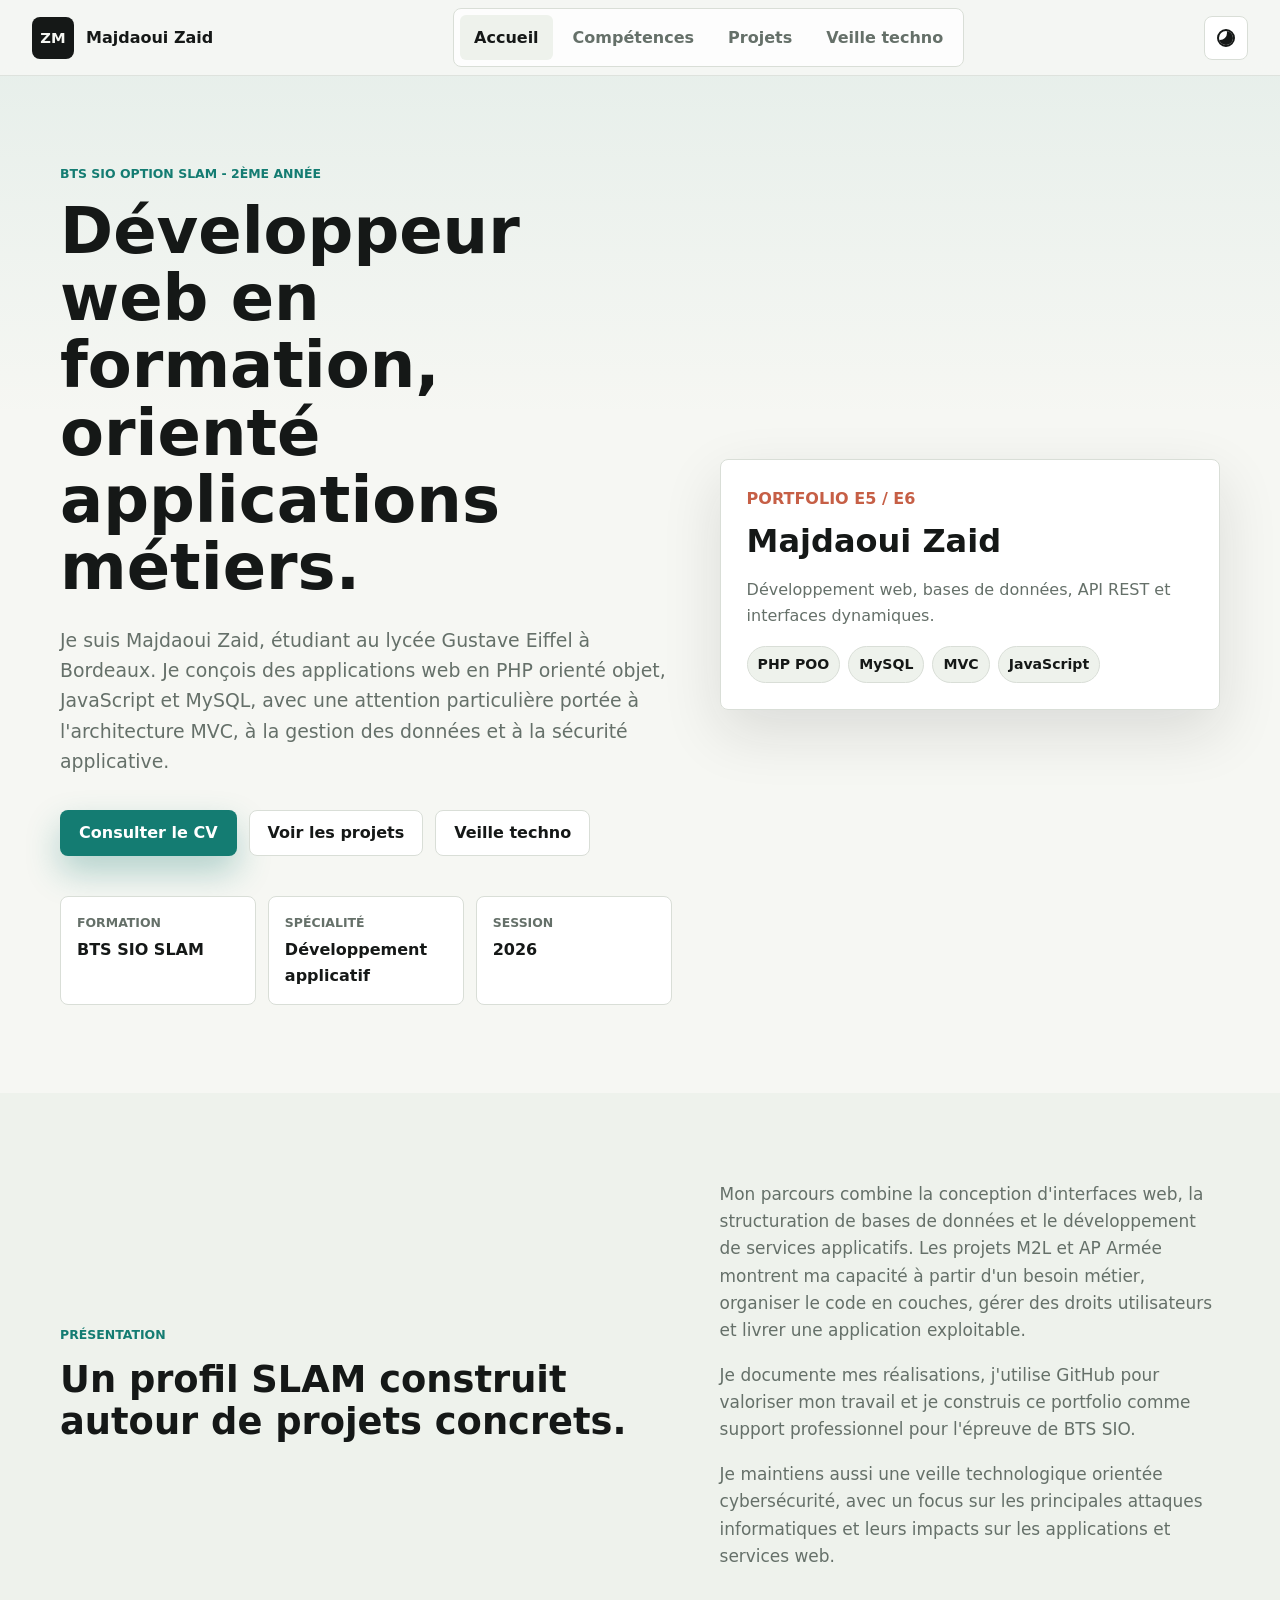
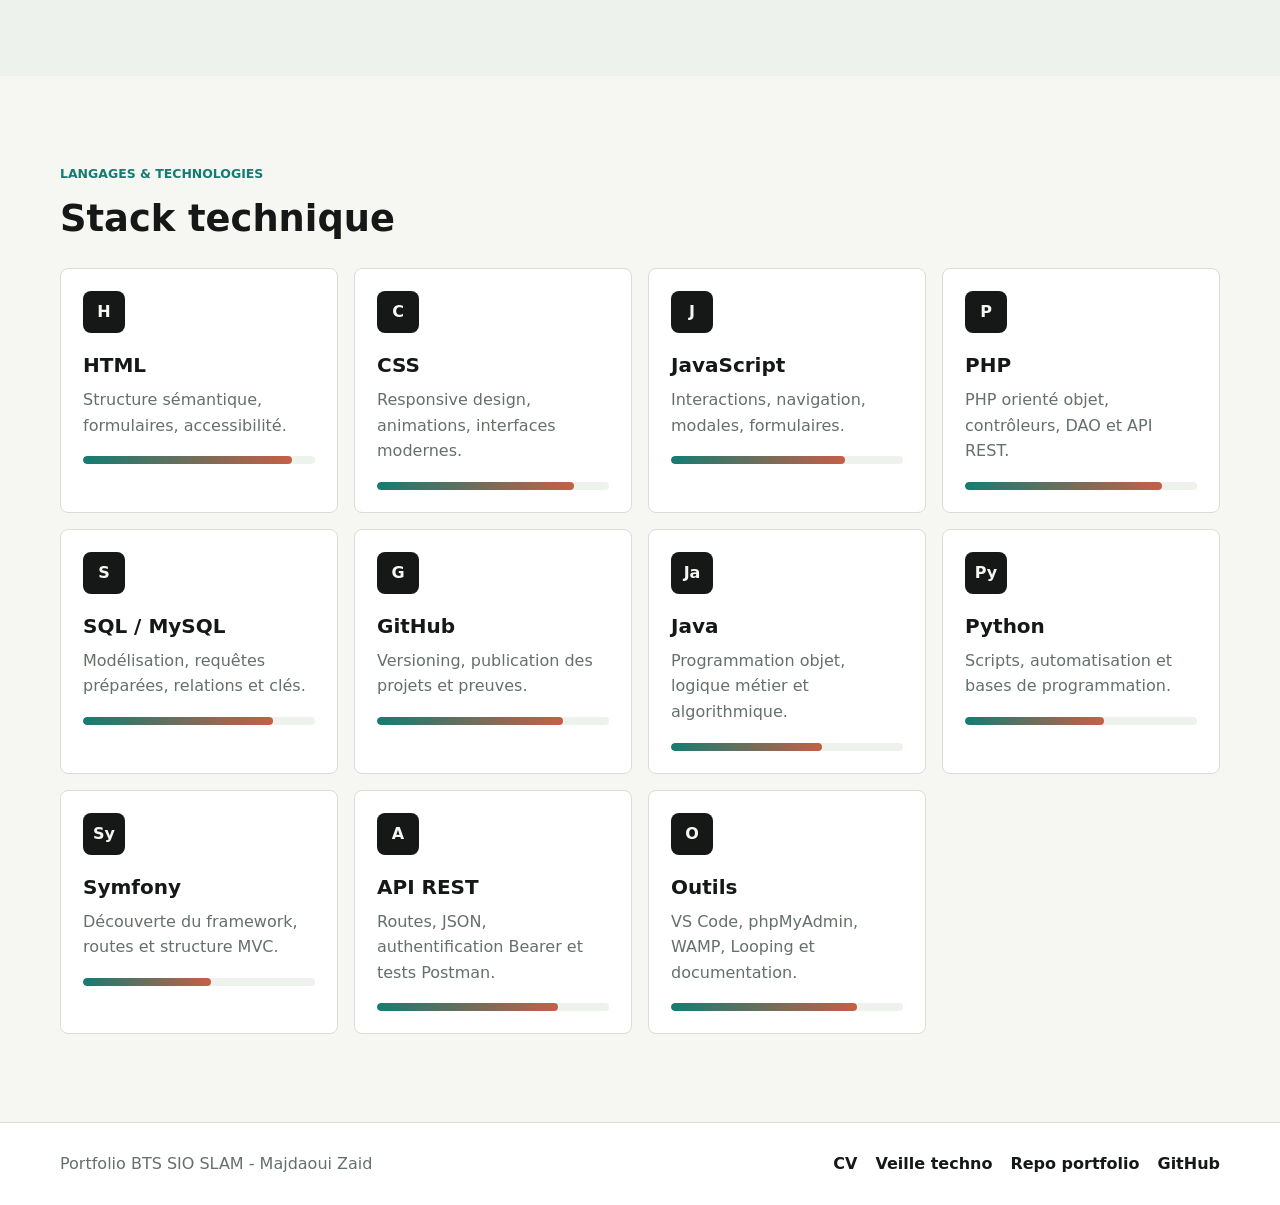
<file: index.html>
<!DOCTYPE html>
<html lang="fr">
<head>
  <meta charset="UTF-8">
  <meta name="viewport" content="width=device-width, initial-scale=1.0">
  <meta name="description" content="Portfolio BTS SIO SLAM de Majdaoui Zaid, développeur web en formation.">
  <title>Majdaoui Zaid | Portfolio BTS SIO SLAM</title>
  <link rel="stylesheet" href="css/styles.css">
</head>
<body data-page="accueil">
  <header class="site-header" data-header>
    <a class="brand" href="index.html" aria-label="Accueil du portfolio">
      <span class="brand-mark">ZM</span>
      <span>Majdaoui Zaid</span>
    </a>

    <button class="nav-toggle" type="button" data-nav-toggle aria-label="Ouvrir le menu">
      <span></span>
      <span></span>
    </button>

    <nav class="main-nav" data-nav>
      <a href="index.html" data-nav-link>Accueil</a>
      <a href="competences.html" data-nav-link>Compétences</a>
      <a href="projets.html" data-nav-link>Projets</a>
      <a href="veille.html" data-nav-link>Veille techno</a>
    </nav>

    <button class="theme-toggle" type="button" data-theme-toggle aria-label="Changer de thème">
      <span class="theme-icon"></span>
    </button>
  </header>

  <main>
    <section class="hero">
      <div class="section-inner hero-grid">
        <div class="hero-copy" data-reveal>
          <p class="eyebrow">BTS SIO option SLAM - 2ème année</p>
          <h1>Développeur web en formation, orienté applications métiers.</h1>
          <p class="lead">
            Je suis Majdaoui Zaid, étudiant au lycée Gustave Eiffel à Bordeaux. Je conçois des applications web en PHP orienté objet, JavaScript et MySQL, avec une attention particulière portée à l'architecture MVC, à la gestion des données et à la sécurité applicative.
          </p>
          <div class="hero-actions">
            <a class="button button-primary" href="assets/cv-Majd.pdf" target="_blank" rel="noopener">Consulter le CV</a>
            <a class="button button-secondary" href="projets.html">Voir les projets</a>
            <a class="button button-secondary" href="veille.html">Veille techno</a>
          </div>
          <dl class="quick-facts" aria-label="Informations rapides">
            <div>
              <dt>Formation</dt>
              <dd>BTS SIO SLAM</dd>
            </div>
            <div>
              <dt>Spécialité</dt>
              <dd>Développement applicatif</dd>
            </div>
            <div>
              <dt>Session</dt>
              <dd>2026</dd>
            </div>
          </dl>
        </div>

        <aside class="profile-panel" data-reveal>
          <div class="profile-body">
            <p class="profile-kicker">Portfolio E5 / E6</p>
            <h2>Majdaoui Zaid</h2>
            <p>Développement web, bases de données, API REST et interfaces dynamiques.</p>
            <div class="profile-tags" aria-label="Domaines principaux">
              <span>PHP POO</span>
              <span>MySQL</span>
              <span>MVC</span>
              <span>JavaScript</span>
            </div>
          </div>
        </aside>
      </div>
    </section>

    <section class="section surface">
      <div class="section-inner split-layout">
        <div data-reveal>
          <p class="eyebrow">Présentation</p>
          <h2>Un profil SLAM construit autour de projets concrets.</h2>
        </div>
        <div class="rich-text" data-reveal>
          <p>
            Mon parcours combine la conception d'interfaces web, la structuration de bases de données et le développement de services applicatifs. Les projets M2L et AP Armée montrent ma capacité à partir d'un besoin métier, organiser le code en couches, gérer des droits utilisateurs et livrer une application exploitable.
          </p>
          <p>
            Je documente mes réalisations, j'utilise GitHub pour valoriser mon travail et je construis ce portfolio comme support professionnel pour l'épreuve de BTS SIO.
          </p>
          <p>
            Je maintiens aussi une veille technologique orientée cybersécurité, avec un focus sur les principales attaques informatiques et leurs impacts sur les applications et services web.
          </p>
        </div>
      </div>
    </section>

    <section class="section" aria-labelledby="technologies-title">
      <div class="section-inner">
        <div class="section-heading" data-reveal>
          <p class="eyebrow">Langages & Technologies</p>
          <h2 id="technologies-title">Stack technique</h2>
        </div>

        <div class="tech-grid">
          <article class="tech-card" data-reveal>
            <span class="tech-icon">H</span>
            <h3>HTML</h3>
            <p>Structure sémantique, formulaires, accessibilité.</p>
            <div class="progress" aria-label="Niveau HTML 90%"><span style="--value: 90%"></span></div>
          </article>
          <article class="tech-card" data-reveal>
            <span class="tech-icon">C</span>
            <h3>CSS</h3>
            <p>Responsive design, animations, interfaces modernes.</p>
            <div class="progress" aria-label="Niveau CSS 85%"><span style="--value: 85%"></span></div>
          </article>
          <article class="tech-card" data-reveal>
            <span class="tech-icon">J</span>
            <h3>JavaScript</h3>
            <p>Interactions, navigation, modales, formulaires.</p>
            <div class="progress" aria-label="Niveau JavaScript 75%"><span style="--value: 75%"></span></div>
          </article>
          <article class="tech-card" data-reveal>
            <span class="tech-icon">P</span>
            <h3>PHP</h3>
            <p>PHP orienté objet, contrôleurs, DAO et API REST.</p>
            <div class="progress" aria-label="Niveau PHP 85%"><span style="--value: 85%"></span></div>
          </article>
          <article class="tech-card" data-reveal>
            <span class="tech-icon">S</span>
            <h3>SQL / MySQL</h3>
            <p>Modélisation, requêtes préparées, relations et clés.</p>
            <div class="progress" aria-label="Niveau SQL 82%"><span style="--value: 82%"></span></div>
          </article>
          <article class="tech-card" data-reveal>
            <span class="tech-icon">G</span>
            <h3>GitHub</h3>
            <p>Versioning, publication des projets et preuves.</p>
            <div class="progress" aria-label="Niveau GitHub 80%"><span style="--value: 80%"></span></div>
          </article>
          <article class="tech-card" data-reveal>
            <span class="tech-icon">Ja</span>
            <h3>Java</h3>
            <p>Programmation objet, logique métier et algorithmique.</p>
            <div class="progress" aria-label="Niveau Java 65%"><span style="--value: 65%"></span></div>
          </article>
          <article class="tech-card" data-reveal>
            <span class="tech-icon">Py</span>
            <h3>Python</h3>
            <p>Scripts, automatisation et bases de programmation.</p>
            <div class="progress" aria-label="Niveau Python 60%"><span style="--value: 60%"></span></div>
          </article>
          <article class="tech-card" data-reveal>
            <span class="tech-icon">Sy</span>
            <h3>Symfony</h3>
            <p>Découverte du framework, routes et structure MVC.</p>
            <div class="progress" aria-label="Niveau Symfony 55%"><span style="--value: 55%"></span></div>
          </article>
          <article class="tech-card" data-reveal>
            <span class="tech-icon">A</span>
            <h3>API REST</h3>
            <p>Routes, JSON, authentification Bearer et tests Postman.</p>
            <div class="progress" aria-label="Niveau API REST 78%"><span style="--value: 78%"></span></div>
          </article>
          <article class="tech-card" data-reveal>
            <span class="tech-icon">O</span>
            <h3>Outils</h3>
            <p>VS Code, phpMyAdmin, WAMP, Looping et documentation.</p>
            <div class="progress" aria-label="Niveau outils 80%"><span style="--value: 80%"></span></div>
          </article>
        </div>
      </div>
    </section>
  </main>

  <footer class="site-footer">
    <div class="section-inner footer-grid">
      <p>Portfolio BTS SIO SLAM - Majdaoui Zaid</p>
      <div class="footer-links">
        <a href="assets/cv-Majd.pdf" target="_blank" rel="noopener">CV</a>
        <a href="veille.html">Veille techno</a>
        <a href="https://github.com/ZaidMajd/portfolioZaid" target="_blank" rel="noopener">Repo portfolio</a>
        <a href="https://github.com/ZaidMajd" target="_blank" rel="noopener">GitHub</a>
      </div>
    </div>
  </footer>

  <script src="js/main.js"></script>
</body>
</html>
</file>
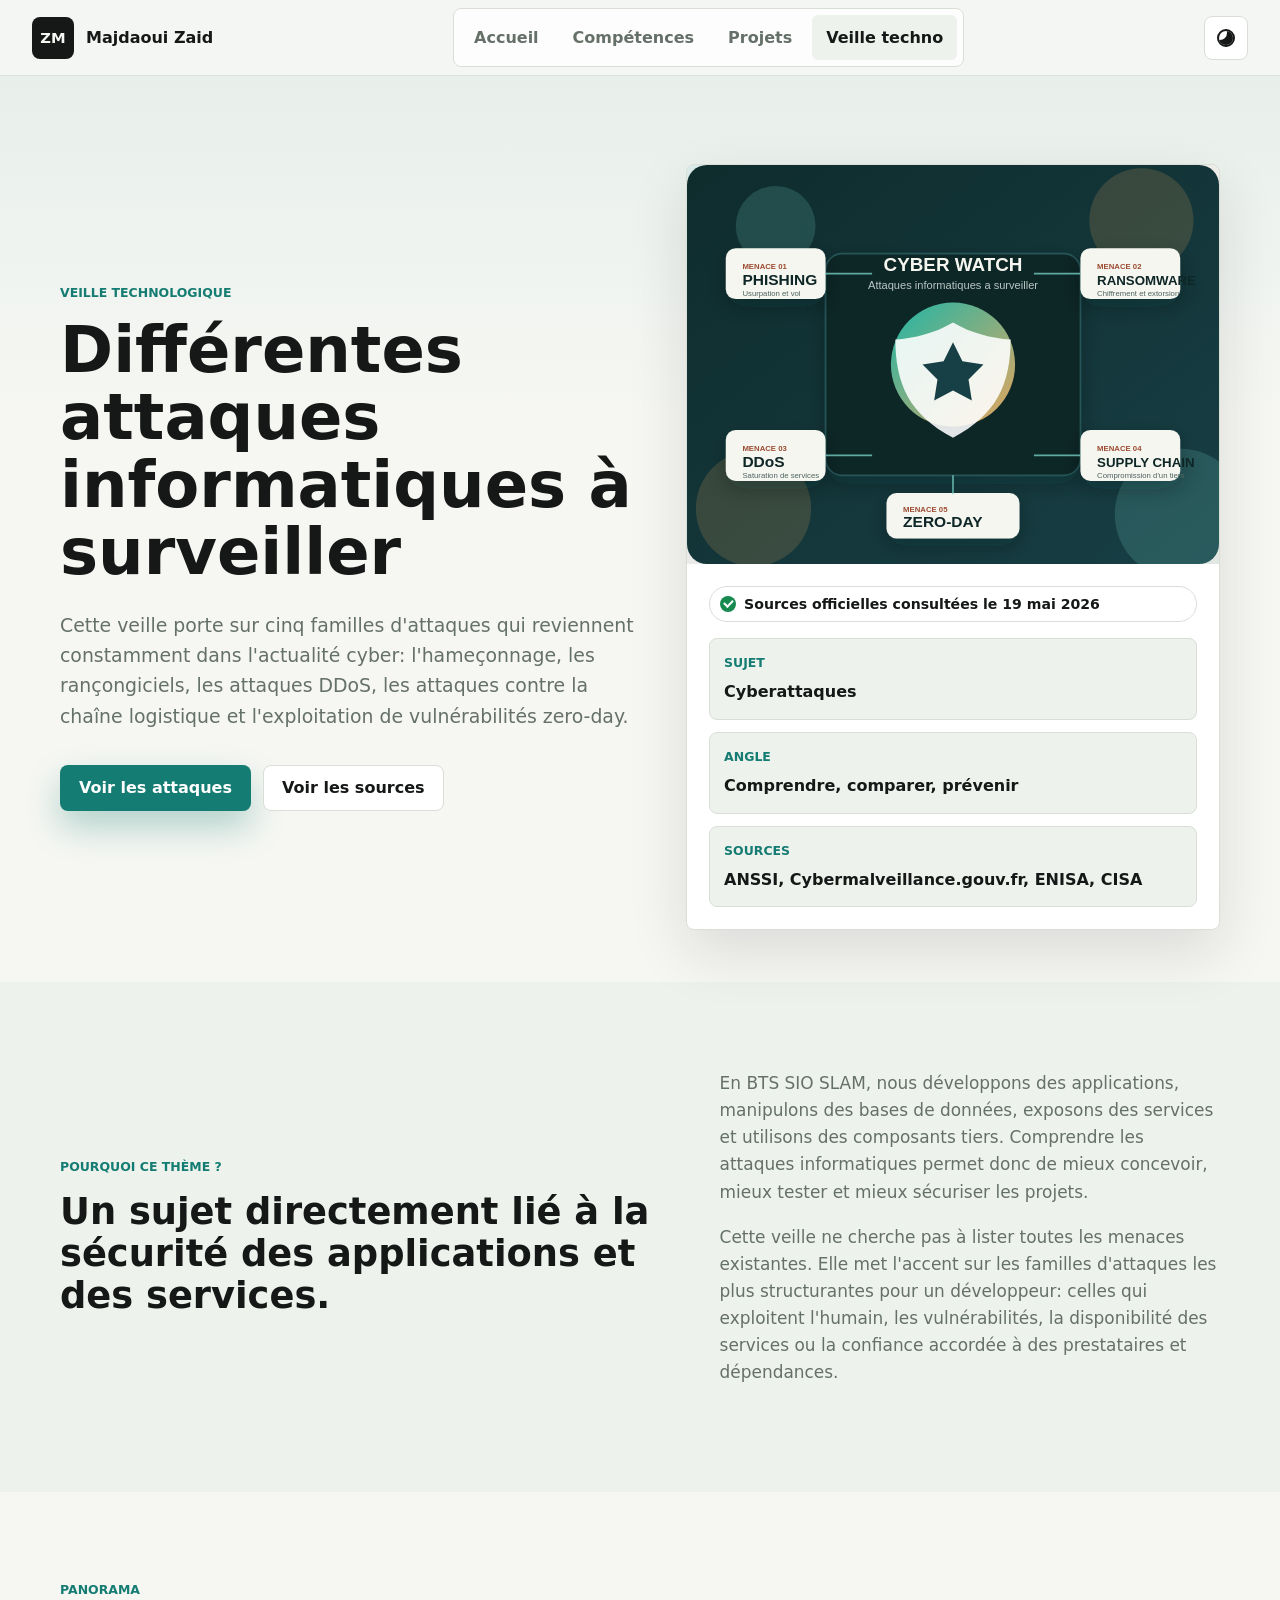
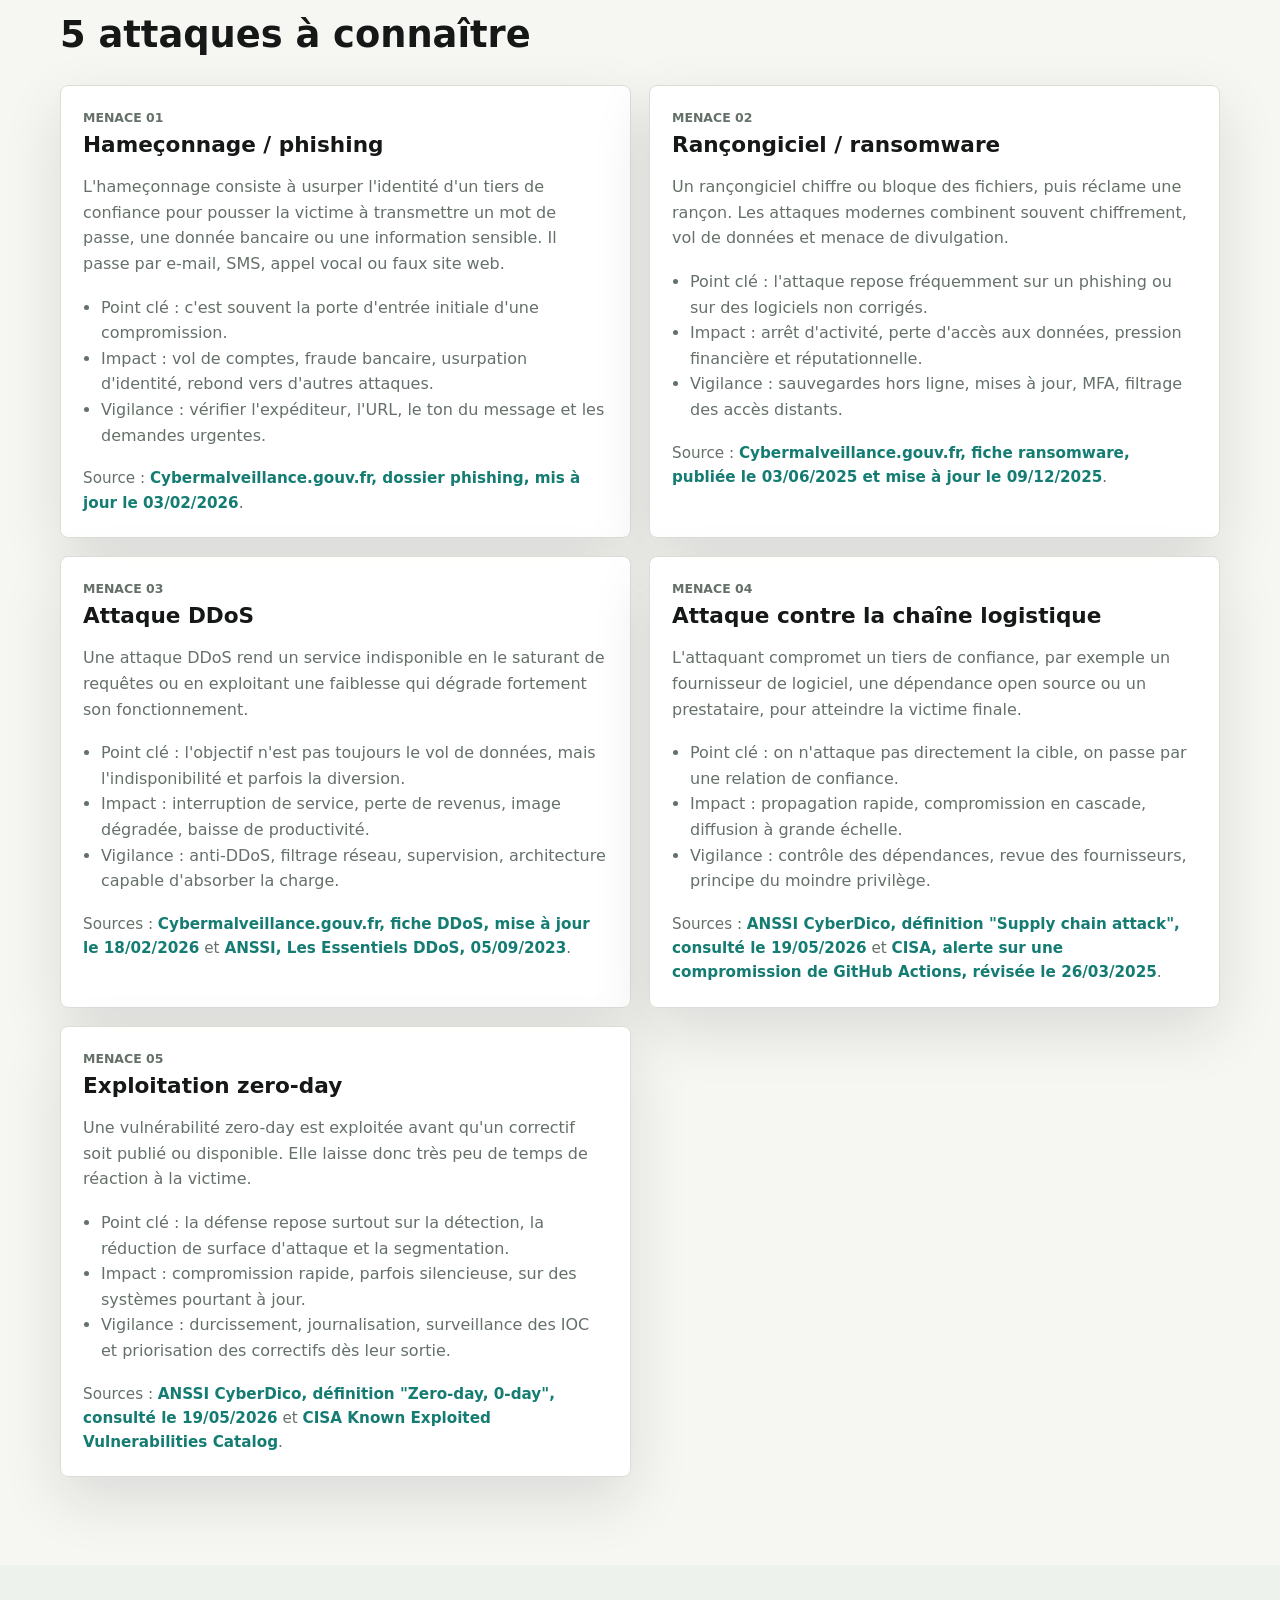
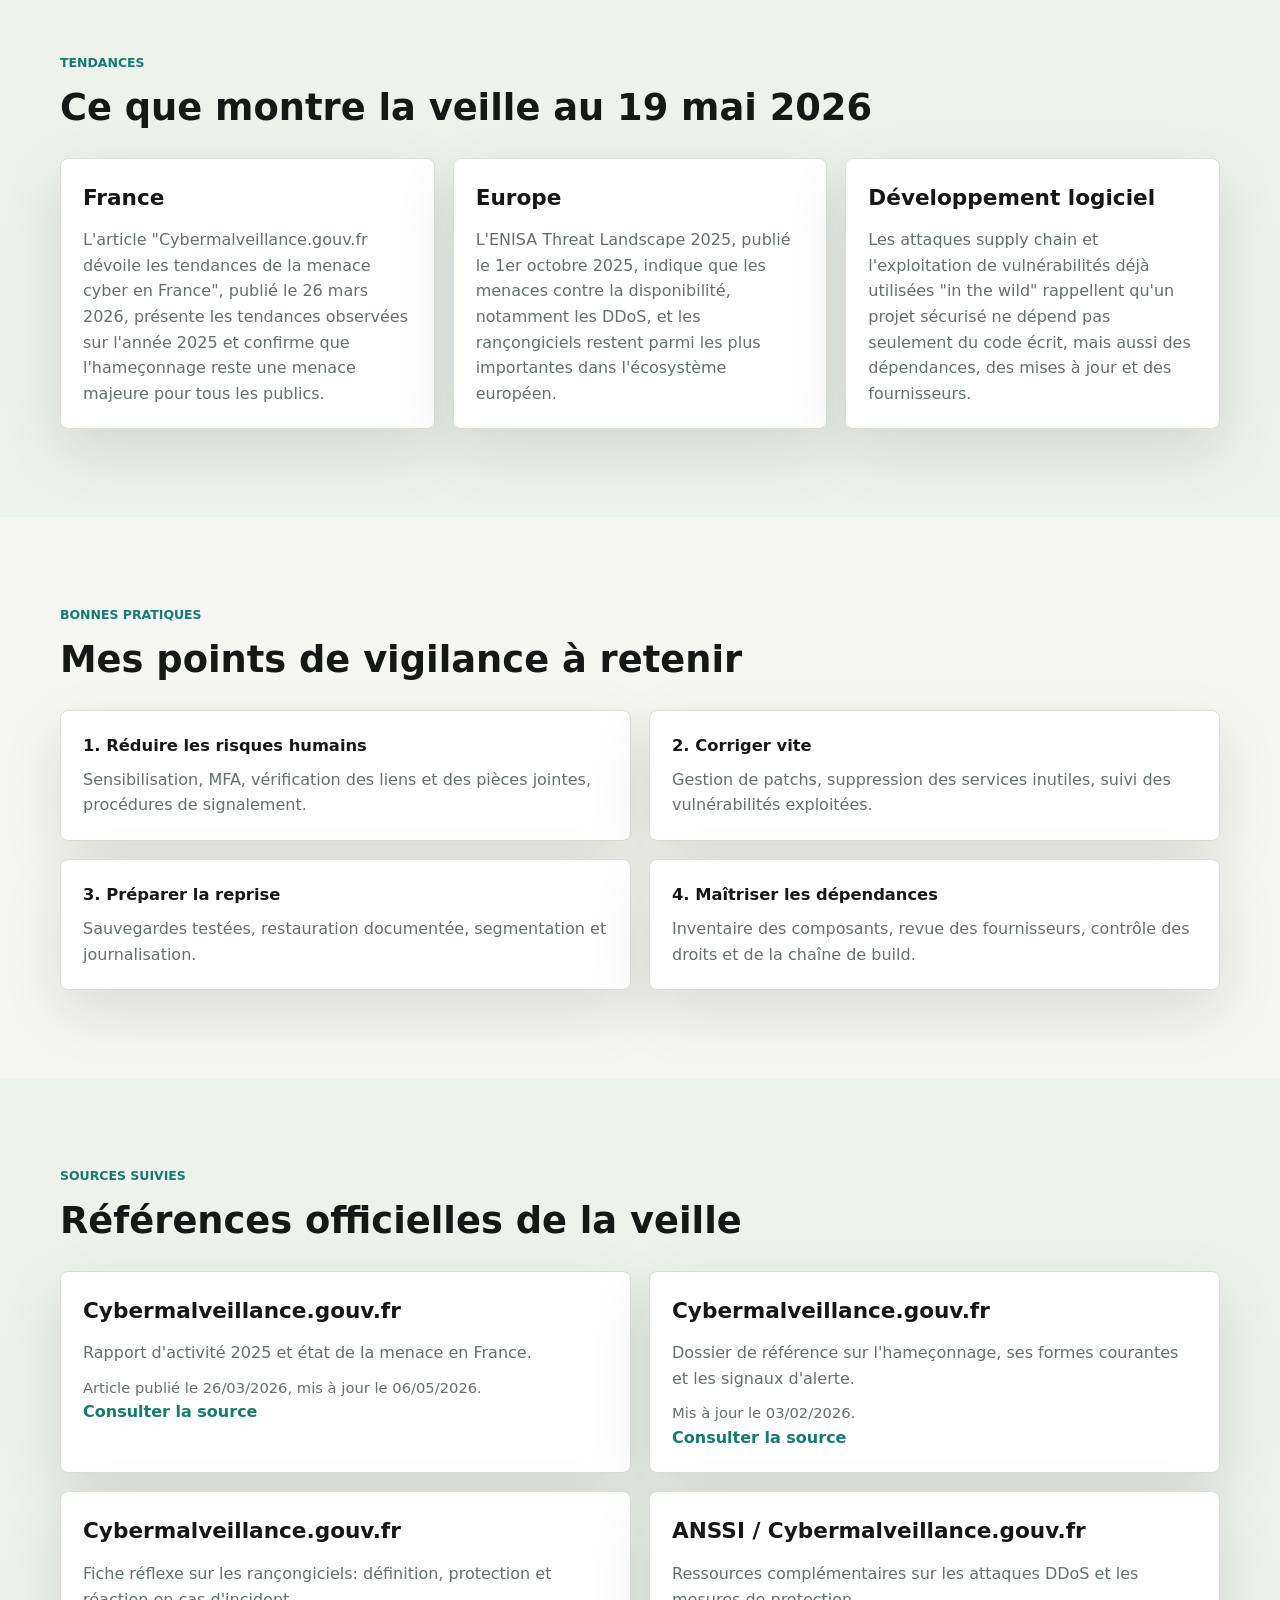
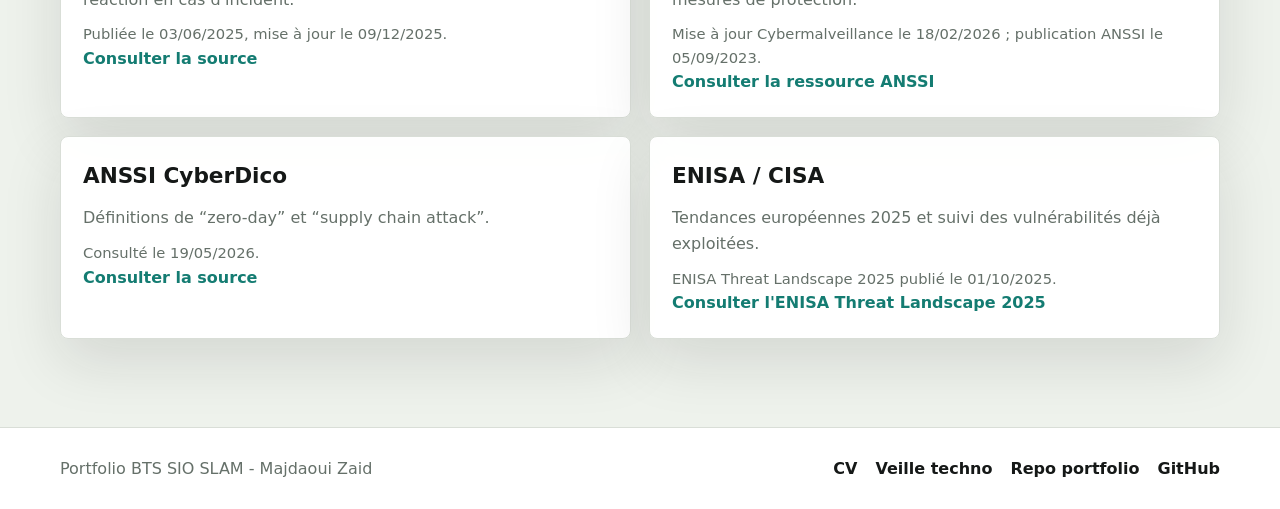
<file: veille.html>
<!DOCTYPE html>
<html lang="fr">
<head>
  <meta charset="UTF-8">
  <meta name="viewport" content="width=device-width, initial-scale=1.0">
  <meta name="description" content="Veille technologique BTS SIO SLAM de Majdaoui Zaid sur les différentes attaques informatiques et les tendances cyber récentes.">
  <title>Veille Techno | Majdaoui Zaid</title>
  <link rel="stylesheet" href="css/styles.css">
</head>
<body data-page="veille">
  <header class="site-header" data-header>
    <a class="brand" href="index.html" aria-label="Accueil du portfolio">
      <span class="brand-mark">ZM</span>
      <span>Majdaoui Zaid</span>
    </a>
    <button class="nav-toggle" type="button" data-nav-toggle aria-label="Ouvrir le menu">
      <span></span>
      <span></span>
    </button>
    <nav class="main-nav" data-nav>
      <a href="index.html" data-nav-link>Accueil</a>
      <a href="competences.html" data-nav-link>Compétences</a>
      <a href="projets.html" data-nav-link>Projets</a>
      <a href="veille.html" data-nav-link>Veille techno</a>
    </nav>
    <button class="theme-toggle" type="button" data-theme-toggle aria-label="Changer de thème">
      <span class="theme-icon"></span>
    </button>
  </header>

  <main>
    <section class="page-hero watch-hero">
      <div class="section-inner watch-hero-grid">
        <div data-reveal>
          <p class="eyebrow">Veille technologique</p>
          <h1>Différentes attaques informatiques à surveiller</h1>
          <p class="lead">
            Cette veille porte sur cinq familles d'attaques qui reviennent constamment dans l'actualité cyber: l'hameçonnage, les rançongiciels, les attaques DDoS, les attaques contre la chaîne logistique et l'exploitation de vulnérabilités zero-day.
          </p>
          <div class="hero-actions">
            <a class="button button-primary" href="#attaques">Voir les attaques</a>
            <a class="button button-secondary" href="#sources">Voir les sources</a>
          </div>
        </div>

        <aside class="watch-panel" data-reveal>
          <img class="watch-illustration" src="assets/img/veille-cyber.svg" alt="Infographie sur les principales attaques informatiques">
          <div class="watch-panel-body">
            <span class="status is-valid"><span></span><span>Sources officielles consultées le 19 mai 2026</span></span>
            <dl class="watch-facts">
              <div>
                <dt>Sujet</dt>
                <dd>Cyberattaques</dd>
              </div>
              <div>
                <dt>Angle</dt>
                <dd>Comprendre, comparer, prévenir</dd>
              </div>
              <div>
                <dt>Sources</dt>
                <dd>ANSSI, Cybermalveillance.gouv.fr, ENISA, CISA</dd>
              </div>
            </dl>
          </div>
        </aside>
      </div>
    </section>

    <section class="section surface">
      <div class="section-inner split-layout">
        <div data-reveal>
          <p class="eyebrow">Pourquoi ce thème ?</p>
          <h2>Un sujet directement lié à la sécurité des applications et des services.</h2>
        </div>
        <div class="rich-text" data-reveal>
          <p>
            En BTS SIO SLAM, nous développons des applications, manipulons des bases de données, exposons des services et utilisons des composants tiers. Comprendre les attaques informatiques permet donc de mieux concevoir, mieux tester et mieux sécuriser les projets.
          </p>
          <p>
            Cette veille ne cherche pas à lister toutes les menaces existantes. Elle met l'accent sur les familles d'attaques les plus structurantes pour un développeur: celles qui exploitent l'humain, les vulnérabilités, la disponibilité des services ou la confiance accordée à des prestataires et dépendances.
          </p>
        </div>
      </div>
    </section>

    <section class="section" id="attaques">
      <div class="section-inner">
        <div class="section-heading" data-reveal>
          <p class="eyebrow">Panorama</p>
          <h2>5 attaques à connaître</h2>
        </div>

        <div class="watch-grid">
          <article class="watch-card" data-reveal>
            <p class="eyebrow">Menace 01</p>
            <h3>Hameçonnage / phishing</h3>
            <p>
              L'hameçonnage consiste à usurper l'identité d'un tiers de confiance pour pousser la victime à transmettre un mot de passe, une donnée bancaire ou une information sensible. Il passe par e-mail, SMS, appel vocal ou faux site web.
            </p>
            <ul class="watch-list">
              <li>Point clé : c'est souvent la porte d'entrée initiale d'une compromission.</li>
              <li>Impact : vol de comptes, fraude bancaire, usurpation d'identité, rebond vers d'autres attaques.</li>
              <li>Vigilance : vérifier l'expéditeur, l'URL, le ton du message et les demandes urgentes.</li>
            </ul>
            <p class="watch-source">
              Source : <a href="https://www.cybermalveillance.gouv.fr/tous-nos-contenus/actualites/dossier-phishing" target="_blank" rel="noopener">Cybermalveillance.gouv.fr, dossier phishing, mis à jour le 03/02/2026</a>.
            </p>
          </article>

          <article class="watch-card" data-reveal>
            <p class="eyebrow">Menace 02</p>
            <h3>Rançongiciel / ransomware</h3>
            <p>
              Un rançongiciel chiffre ou bloque des fichiers, puis réclame une rançon. Les attaques modernes combinent souvent chiffrement, vol de données et menace de divulgation.
            </p>
            <ul class="watch-list">
              <li>Point clé : l'attaque repose fréquemment sur un phishing ou sur des logiciels non corrigés.</li>
              <li>Impact : arrêt d'activité, perte d'accès aux données, pression financière et réputationnelle.</li>
              <li>Vigilance : sauvegardes hors ligne, mises à jour, MFA, filtrage des accès distants.</li>
            </ul>
            <p class="watch-source">
              Source : <a href="https://www.cybermalveillance.gouv.fr/tous-nos-contenus/fiches-reflexes/rancongiciel-ransomware-particuliers" target="_blank" rel="noopener">Cybermalveillance.gouv.fr, fiche ransomware, publiée le 03/06/2025 et mise à jour le 09/12/2025</a>.
            </p>
          </article>

          <article class="watch-card" data-reveal>
            <p class="eyebrow">Menace 03</p>
            <h3>Attaque DDoS</h3>
            <p>
              Une attaque DDoS rend un service indisponible en le saturant de requêtes ou en exploitant une faiblesse qui dégrade fortement son fonctionnement.
            </p>
            <ul class="watch-list">
              <li>Point clé : l'objectif n'est pas toujours le vol de données, mais l'indisponibilité et parfois la diversion.</li>
              <li>Impact : interruption de service, perte de revenus, image dégradée, baisse de productivité.</li>
              <li>Vigilance : anti-DDoS, filtrage réseau, supervision, architecture capable d'absorber la charge.</li>
            </ul>
            <p class="watch-source">
              Sources : <a href="https://www.cybermalveillance.gouv.fr/tous-nos-contenus/fiches-reflexes/attaque-en-deni-de-service-ddos" target="_blank" rel="noopener">Cybermalveillance.gouv.fr, fiche DDoS, mise à jour le 18/02/2026</a> et <a href="https://cyber.gouv.fr/publications/denis-de-service-distribues-ddos" target="_blank" rel="noopener">ANSSI, Les Essentiels DDoS, 05/09/2023</a>.
            </p>
          </article>

          <article class="watch-card" data-reveal>
            <p class="eyebrow">Menace 04</p>
            <h3>Attaque contre la chaîne logistique</h3>
            <p>
              L'attaquant compromet un tiers de confiance, par exemple un fournisseur de logiciel, une dépendance open source ou un prestataire, pour atteindre la victime finale.
            </p>
            <ul class="watch-list">
              <li>Point clé : on n'attaque pas directement la cible, on passe par une relation de confiance.</li>
              <li>Impact : propagation rapide, compromission en cascade, diffusion à grande échelle.</li>
              <li>Vigilance : contrôle des dépendances, revue des fournisseurs, principe du moindre privilège.</li>
            </ul>
            <p class="watch-source">
              Sources : <a href="https://cyber.gouv.fr/cyberdico/" target="_blank" rel="noopener">ANSSI CyberDico, définition "Supply chain attack", consulté le 19/05/2026</a> et <a href="https://www.cisa.gov/news-events/alerts/2025/03/18/supply-chain-compromise-third-party-tj-actionschanged-files-cve-2025-30066-and-reviewdogaction" target="_blank" rel="noopener">CISA, alerte sur une compromission de GitHub Actions, révisée le 26/03/2025</a>.
            </p>
          </article>

          <article class="watch-card" data-reveal>
            <p class="eyebrow">Menace 05</p>
            <h3>Exploitation zero-day</h3>
            <p>
              Une vulnérabilité zero-day est exploitée avant qu'un correctif soit publié ou disponible. Elle laisse donc très peu de temps de réaction à la victime.
            </p>
            <ul class="watch-list">
              <li>Point clé : la défense repose surtout sur la détection, la réduction de surface d'attaque et la segmentation.</li>
              <li>Impact : compromission rapide, parfois silencieuse, sur des systèmes pourtant à jour.</li>
              <li>Vigilance : durcissement, journalisation, surveillance des IOC et priorisation des correctifs dès leur sortie.</li>
            </ul>
            <p class="watch-source">
              Sources : <a href="https://cyber.gouv.fr/cyberdico/" target="_blank" rel="noopener">ANSSI CyberDico, définition "Zero-day, 0-day", consulté le 19/05/2026</a> et <a href="https://www.cisa.gov/known-exploited-vulnerabilities-catalog" target="_blank" rel="noopener">CISA Known Exploited Vulnerabilities Catalog</a>.
            </p>
          </article>
        </div>
      </div>
    </section>

    <section class="section surface">
      <div class="section-inner">
        <div class="section-heading" data-reveal>
          <p class="eyebrow">Tendances</p>
          <h2>Ce que montre la veille au 19 mai 2026</h2>
        </div>

        <div class="watch-insights">
          <article class="watch-insight" data-reveal>
            <h3>France</h3>
            <p>
              L'article "Cybermalveillance.gouv.fr dévoile les tendances de la menace cyber en France", publié le 26 mars 2026, présente les tendances observées sur l'année 2025 et confirme que l'hameçonnage reste une menace majeure pour tous les publics.
            </p>
          </article>

          <article class="watch-insight" data-reveal>
            <h3>Europe</h3>
            <p>
              L'ENISA Threat Landscape 2025, publié le 1er octobre 2025, indique que les menaces contre la disponibilité, notamment les DDoS, et les rançongiciels restent parmi les plus importantes dans l'écosystème européen.
            </p>
          </article>

          <article class="watch-insight" data-reveal>
            <h3>Développement logiciel</h3>
            <p>
              Les attaques supply chain et l'exploitation de vulnérabilités déjà utilisées "in the wild" rappellent qu'un projet sécurisé ne dépend pas seulement du code écrit, mais aussi des dépendances, des mises à jour et des fournisseurs.
            </p>
          </article>
        </div>
      </div>
    </section>

    <section class="section">
      <div class="section-inner">
        <div class="section-heading" data-reveal>
          <p class="eyebrow">Bonnes pratiques</p>
          <h2>Mes points de vigilance à retenir</h2>
        </div>

        <div class="watch-checklist" data-reveal>
          <article>
            <strong>1. Réduire les risques humains</strong>
            <p>Sensibilisation, MFA, vérification des liens et des pièces jointes, procédures de signalement.</p>
          </article>
          <article>
            <strong>2. Corriger vite</strong>
            <p>Gestion de patchs, suppression des services inutiles, suivi des vulnérabilités exploitées.</p>
          </article>
          <article>
            <strong>3. Préparer la reprise</strong>
            <p>Sauvegardes testées, restauration documentée, segmentation et journalisation.</p>
          </article>
          <article>
            <strong>4. Maîtriser les dépendances</strong>
            <p>Inventaire des composants, revue des fournisseurs, contrôle des droits et de la chaîne de build.</p>
          </article>
        </div>
      </div>
    </section>

    <section class="section surface" id="sources">
      <div class="section-inner">
        <div class="section-heading" data-reveal>
          <p class="eyebrow">Sources suivies</p>
          <h2>Références officielles de la veille</h2>
        </div>

        <div class="source-grid">
          <article class="source-card" data-reveal>
            <h3>Cybermalveillance.gouv.fr</h3>
            <p>Rapport d'activité 2025 et état de la menace en France.</p>
            <p class="source-meta">Article publié le 26/03/2026, mis à jour le 06/05/2026.</p>
            <a href="https://www.cybermalveillance.gouv.fr/tous-nos-contenus/actualites/rapport-activite-2025" target="_blank" rel="noopener">Consulter la source</a>
          </article>

          <article class="source-card" data-reveal>
            <h3>Cybermalveillance.gouv.fr</h3>
            <p>Dossier de référence sur l'hameçonnage, ses formes courantes et les signaux d'alerte.</p>
            <p class="source-meta">Mis à jour le 03/02/2026.</p>
            <a href="https://www.cybermalveillance.gouv.fr/tous-nos-contenus/actualites/dossier-phishing" target="_blank" rel="noopener">Consulter la source</a>
          </article>

          <article class="source-card" data-reveal>
            <h3>Cybermalveillance.gouv.fr</h3>
            <p>Fiche réflexe sur les rançongiciels: définition, protection et réaction en cas d'incident.</p>
            <p class="source-meta">Publiée le 03/06/2025, mise à jour le 09/12/2025.</p>
            <a href="https://www.cybermalveillance.gouv.fr/tous-nos-contenus/fiches-reflexes/rancongiciel-ransomware-particuliers" target="_blank" rel="noopener">Consulter la source</a>
          </article>

          <article class="source-card" data-reveal>
            <h3>ANSSI / Cybermalveillance.gouv.fr</h3>
            <p>Ressources complémentaires sur les attaques DDoS et les mesures de protection.</p>
            <p class="source-meta">Mise à jour Cybermalveillance le 18/02/2026 ; publication ANSSI le 05/09/2023.</p>
            <a href="https://cyber.gouv.fr/publications/denis-de-service-distribues-ddos" target="_blank" rel="noopener">Consulter la ressource ANSSI</a>
          </article>

          <article class="source-card" data-reveal>
            <h3>ANSSI CyberDico</h3>
            <p>Définitions de “zero-day” et “supply chain attack”.</p>
            <p class="source-meta">Consulté le 19/05/2026.</p>
            <a href="https://cyber.gouv.fr/cyberdico/" target="_blank" rel="noopener">Consulter la source</a>
          </article>

          <article class="source-card" data-reveal>
            <h3>ENISA / CISA</h3>
            <p>Tendances européennes 2025 et suivi des vulnérabilités déjà exploitées.</p>
            <p class="source-meta">ENISA Threat Landscape 2025 publié le 01/10/2025.</p>
            <a href="https://www.enisa.europa.eu/publications/enisa-threat-landscape-2025" target="_blank" rel="noopener">Consulter l'ENISA Threat Landscape 2025</a>
          </article>
        </div>
      </div>
    </section>
  </main>

  <footer class="site-footer">
    <div class="section-inner footer-grid">
      <p>Portfolio BTS SIO SLAM - Majdaoui Zaid</p>
      <div class="footer-links">
        <a href="assets/cv-Majd.pdf" target="_blank" rel="noopener">CV</a>
        <a href="veille.html">Veille techno</a>
        <a href="https://github.com/ZaidMajd/portfolioZaid" target="_blank" rel="noopener">Repo portfolio</a>
        <a href="https://github.com/ZaidMajd" target="_blank" rel="noopener">GitHub</a>
      </div>
    </div>
  </footer>

  <script src="js/main.js"></script>
</body>
</html>
</file>
<file: css/styles.css>
:root {
  color-scheme: light;
  --bg: #f6f7f3;
  --surface: #ffffff;
  --surface-soft: #eef2ec;
  --text: #151817;
  --muted: #657069;
  --line: #d9ded7;
  --accent: #147c72;
  --accent-2: #c65f46;
  --accent-3: #556d9a;
  --success: #168a4f;
  --danger: #c43b3b;
  --shadow: 0 22px 60px rgba(21, 24, 23, 0.12);
  --radius: 8px;
  --header-height: 76px;
}

html[data-theme="dark"] {
  color-scheme: dark;
  --bg: #111412;
  --surface: #191d1a;
  --surface-soft: #202720;
  --text: #f3f4ef;
  --muted: #aeb8af;
  --line: #313a33;
  --accent: #4cc0ad;
  --accent-2: #e08a70;
  --accent-3: #93a8d8;
  --shadow: 0 22px 60px rgba(0, 0, 0, 0.32);
}

* {
  box-sizing: border-box;
}

html {
  scroll-behavior: smooth;
}

body {
  margin: 0;
  min-height: 100vh;
  background:
    linear-gradient(180deg, rgba(20, 124, 114, 0.08), transparent 420px),
    var(--bg);
  color: var(--text);
  font-family: Inter, ui-sans-serif, system-ui, -apple-system, BlinkMacSystemFont, "Segoe UI", sans-serif;
  font-size: 16px;
  line-height: 1.6;
}

body.nav-open {
  overflow: hidden;
}

img {
  display: block;
  max-width: 100%;
}

a {
  color: inherit;
  text-decoration: none;
}

button,
input,
textarea {
  font: inherit;
}

.site-header {
  position: sticky;
  top: 0;
  z-index: 30;
  display: grid;
  grid-template-columns: auto 1fr auto;
  align-items: center;
  min-height: var(--header-height);
  padding: 0 32px;
  border-bottom: 1px solid color-mix(in srgb, var(--line), transparent 20%);
  background: color-mix(in srgb, var(--bg), transparent 8%);
  backdrop-filter: blur(18px);
}

.brand {
  display: inline-flex;
  align-items: center;
  gap: 12px;
  font-weight: 800;
}

.brand-mark {
  display: grid;
  place-items: center;
  width: 42px;
  height: 42px;
  border-radius: var(--radius);
  background: var(--text);
  color: var(--bg);
  font-size: 0.92rem;
}

.main-nav {
  justify-self: center;
  display: inline-flex;
  gap: 6px;
  padding: 6px;
  border: 1px solid var(--line);
  border-radius: var(--radius);
  background: color-mix(in srgb, var(--surface), transparent 20%);
}

.main-nav a {
  position: relative;
  padding: 10px 14px;
  border-radius: 6px;
  color: var(--muted);
  font-weight: 700;
  transition: color 180ms ease, background 180ms ease;
}

.main-nav a:hover,
.main-nav a.is-active {
  color: var(--text);
  background: var(--surface-soft);
}

.theme-toggle,
.nav-toggle,
.icon-button {
  display: grid;
  place-items: center;
  width: 44px;
  height: 44px;
  border: 1px solid var(--line);
  border-radius: var(--radius);
  background: var(--surface);
  color: var(--text);
  cursor: pointer;
  transition: transform 180ms ease, border-color 180ms ease, background 180ms ease;
}

.theme-toggle:hover,
.nav-toggle:hover,
.icon-button:hover {
  transform: translateY(-2px);
  border-color: var(--accent);
}

.theme-icon {
  width: 18px;
  height: 18px;
  border-radius: 50%;
  border: 2px solid currentColor;
  box-shadow: inset -6px -5px 0 currentColor;
}

html[data-theme="dark"] .theme-icon {
  box-shadow: inset 6px 5px 0 transparent;
}

.nav-toggle {
  display: none;
}

.nav-toggle span {
  width: 18px;
  height: 2px;
  background: currentColor;
}

.section,
.page-hero,
.hero {
  padding: 88px 0;
}

.hero {
  min-height: calc(100vh - var(--header-height));
  display: grid;
  align-items: center;
}

.section-inner {
  width: min(1160px, calc(100% - 40px));
  margin: 0 auto;
}

.hero-grid,
.page-hero-grid,
.split-layout {
  display: grid;
  grid-template-columns: minmax(0, 1.1fr) minmax(320px, 0.9fr);
  gap: 48px;
  align-items: center;
}

.page-hero {
  padding-bottom: 52px;
}

.hero-copy h1,
.page-hero h1 {
  max-width: 780px;
  margin: 0;
  font-size: 4rem;
  line-height: 1.05;
}

.section-heading h2,
.split-layout h2,
.table-toolbar h2,
.slim-heading h2 {
  margin: 0;
  font-size: 2.3rem;
  line-height: 1.15;
}

.eyebrow {
  margin: 0 0 14px;
  color: var(--accent);
  font-size: 0.78rem;
  font-weight: 900;
  text-transform: uppercase;
}

.lead {
  max-width: 710px;
  margin: 24px 0 0;
  color: var(--muted);
  font-size: 1.18rem;
}

.hero-actions {
  display: flex;
  flex-wrap: wrap;
  gap: 12px;
  margin-top: 34px;
}

.button {
  display: inline-flex;
  align-items: center;
  justify-content: center;
  min-height: 46px;
  padding: 0 18px;
  border: 1px solid transparent;
  border-radius: var(--radius);
  font-weight: 800;
  transition: transform 180ms ease, box-shadow 180ms ease, background 180ms ease, border-color 180ms ease;
}

.button:hover {
  transform: translateY(-2px);
}

.button-primary {
  background: var(--accent);
  color: #ffffff;
  box-shadow: 0 16px 34px color-mix(in srgb, var(--accent), transparent 70%);
}

.button-secondary {
  border-color: var(--line);
  background: var(--surface);
  color: var(--text);
}

.quick-facts {
  display: grid;
  grid-template-columns: repeat(3, minmax(0, 1fr));
  gap: 12px;
  margin: 40px 0 0;
}

.quick-facts div,
.tech-card,
.project-card,
.profile-panel {
  border: 1px solid var(--line);
  border-radius: var(--radius);
  background: color-mix(in srgb, var(--surface), transparent 3%);
  box-shadow: var(--shadow);
}

.quick-facts div {
  padding: 16px;
  box-shadow: none;
}

.quick-facts dt {
  color: var(--muted);
  font-size: 0.78rem;
  font-weight: 800;
  text-transform: uppercase;
}

.quick-facts dd {
  margin: 4px 0 0;
  font-weight: 900;
}

.profile-panel {
  overflow: hidden;
  align-self: center;
}

.profile-body {
  padding: 26px;
}

.profile-body h2 {
  margin: 4px 0 10px;
  font-size: 2rem;
}

.profile-body p {
  margin: 0;
  color: var(--muted);
}

.profile-kicker {
  color: var(--accent-2) !important;
  font-weight: 900;
  text-transform: uppercase;
}

.profile-tags,
.tag-list {
  display: flex;
  flex-wrap: wrap;
  gap: 8px;
  margin-top: 18px;
}

.profile-tags span,
.tag-list span {
  border: 1px solid var(--line);
  border-radius: 999px;
  padding: 6px 10px;
  background: var(--surface-soft);
  color: var(--text);
  font-size: 0.88rem;
  font-weight: 800;
}

.surface {
  background: var(--surface-soft);
}

.rich-text p {
  margin: 0 0 18px;
  color: var(--muted);
  font-size: 1.06rem;
}

.section-heading {
  margin-bottom: 28px;
}

.tech-grid {
  display: grid;
  grid-template-columns: repeat(4, minmax(0, 1fr));
  gap: 16px;
}

.tech-card {
  padding: 22px;
  box-shadow: none;
  transition: transform 180ms ease, border-color 180ms ease, box-shadow 180ms ease;
}

.tech-card:hover,
.project-card:hover {
  transform: translateY(-4px);
  border-color: color-mix(in srgb, var(--accent), var(--line) 40%);
  box-shadow: var(--shadow);
}

.tech-icon {
  display: grid;
  place-items: center;
  width: 42px;
  height: 42px;
  border-radius: var(--radius);
  background: var(--text);
  color: var(--bg);
  font-weight: 900;
}

.tech-card h3 {
  margin: 16px 0 6px;
  font-size: 1.25rem;
}

.tech-card p {
  margin: 0 0 18px;
  color: var(--muted);
}

.progress {
  height: 8px;
  overflow: hidden;
  border-radius: 999px;
  background: var(--surface-soft);
}

.progress span {
  display: block;
  width: var(--value);
  height: 100%;
  border-radius: inherit;
  background: linear-gradient(90deg, var(--accent), var(--accent-2));
}

.table-toolbar {
  display: flex;
  justify-content: space-between;
  gap: 24px;
  align-items: end;
  margin-bottom: 24px;
}

.table-toolbar p {
  max-width: 360px;
  margin: 0;
  color: var(--muted);
}

.table-wrap {
  overflow-x: auto;
  border: 1px solid var(--line);
  border-radius: var(--radius);
  background: var(--surface);
}

.synthesis-wrap {
  box-shadow: var(--shadow);
}

.matrix-legend {
  display: flex;
  flex-wrap: wrap;
  gap: 10px;
  color: var(--muted);
  font-weight: 800;
}

.matrix-legend span {
  display: inline-flex;
  align-items: center;
  gap: 8px;
  padding: 8px 10px;
  border: 1px solid var(--line);
  border-radius: 999px;
  background: var(--surface);
}

.legend-dot,
.legend-cross {
  position: relative;
  width: 14px;
  height: 14px;
  border-radius: 50%;
  flex: 0 0 auto;
}

.legend-dot {
  background: var(--success);
}

.legend-cross {
  background: var(--danger);
}

.legend-cross::before,
.legend-cross::after {
  content: "";
  position: absolute;
  top: 6px;
  left: 3px;
  width: 8px;
  height: 2px;
  background: #fff;
}

.legend-cross::before {
  transform: rotate(45deg);
}

.legend-cross::after {
  transform: rotate(-45deg);
}

.synthesis-table {
  width: 100%;
  min-width: 1120px;
  border-collapse: separate;
  border-spacing: 0;
}

.synthesis-table th,
.synthesis-table td {
  padding: 16px;
  border-right: 1px solid var(--line);
  border-bottom: 1px solid var(--line);
  text-align: center;
  vertical-align: middle;
}

.synthesis-table th:last-child,
.synthesis-table td:last-child {
  border-right: 0;
}

.synthesis-table tr:last-child th,
.synthesis-table tr:last-child td {
  border-bottom: 0;
}

.synthesis-table thead th {
  background: var(--surface-soft);
  color: var(--text);
  font-size: 0.82rem;
  line-height: 1.35;
  text-transform: uppercase;
}

.synthesis-table thead th span {
  display: block;
  font-weight: 900;
}

.synthesis-table thead th small,
.synthesis-table tbody th small {
  display: block;
  margin-top: 6px;
  color: var(--muted);
  font-size: 0.78rem;
  line-height: 1.35;
  text-transform: none;
}

.synthesis-table tbody th {
  background: var(--surface);
  text-align: left;
}

.synthesis-table tbody th strong {
  display: block;
  color: var(--text);
  font-size: 1rem;
}

.synthesis-table tbody td {
  color: var(--muted);
}

.synthesis-table .project-head,
.synthesis-table tbody th {
  position: sticky;
  left: 0;
  z-index: 2;
  min-width: 260px;
  max-width: 320px;
  box-shadow: 1px 0 0 var(--line);
}

.synthesis-table thead .project-head {
  z-index: 3;
}

.matrix-mark {
  position: relative;
  display: inline-grid;
  place-items: center;
  width: 36px;
  height: 36px;
  border: 1px solid var(--line);
  border-radius: 50%;
  background: var(--surface);
  color: var(--text);
}

button.matrix-mark {
  cursor: pointer;
  transition: transform 180ms ease, border-color 180ms ease, box-shadow 180ms ease;
}

button.matrix-mark:hover,
button.matrix-mark:focus-visible {
  transform: translateY(-2px);
  border-color: var(--accent);
  box-shadow: 0 0 0 4px color-mix(in srgb, var(--accent), transparent 82%);
  outline: none;
}

.matrix-mark span {
  position: relative;
  display: block;
  width: 16px;
  height: 16px;
  border-radius: 50%;
}

.matrix-mark.is-valid span {
  background: var(--success);
}

.matrix-mark.is-missing span {
  background: var(--danger);
}

.matrix-mark.is-missing span::before,
.matrix-mark.is-missing span::after {
  content: "";
  position: absolute;
  top: 7px;
  left: 4px;
  width: 8px;
  height: 2px;
  background: #fff;
}

.matrix-mark.is-missing span::before {
  transform: rotate(45deg);
}

.matrix-mark.is-missing span::after {
  transform: rotate(-45deg);
}

.skills-table {
  width: 100%;
  min-width: 880px;
  border-collapse: collapse;
}

.skills-table th,
.skills-table td {
  padding: 16px;
  border-bottom: 1px solid var(--line);
  text-align: left;
  vertical-align: top;
}

.skills-table th {
  background: var(--surface-soft);
  font-size: 0.82rem;
  text-transform: uppercase;
}

.skills-table td:first-child {
  width: 260px;
  color: var(--muted);
  font-weight: 800;
}

.skills-table tr:last-child td {
  border-bottom: 0;
}

.skills-table.compact td:first-child {
  width: auto;
  color: var(--text);
}

.slim-heading {
  margin-top: 44px;
}

.status {
  display: inline-flex;
  align-items: center;
  gap: 8px;
  min-height: 34px;
  padding: 6px 10px;
  border: 1px solid var(--line);
  border-radius: 999px;
  background: var(--surface);
  color: var(--text);
  font-size: 0.88rem;
  font-weight: 900;
  white-space: nowrap;
}

button.status {
  cursor: pointer;
}

button.status:hover {
  border-color: var(--accent);
}

.status span:first-child {
  position: relative;
  display: grid;
  place-items: center;
  width: 16px;
  height: 16px;
  border-radius: 50%;
}

.status.is-valid span:first-child {
  background: var(--success);
}

.status.is-valid span:first-child::after {
  content: "";
  width: 7px;
  height: 4px;
  border-left: 2px solid #fff;
  border-bottom: 2px solid #fff;
  transform: rotate(-45deg) translate(1px, -1px);
}

.status.is-missing {
  color: var(--danger);
}

.status.is-missing span:first-child {
  background: var(--danger);
}

.status.is-missing span:first-child::before,
.status.is-missing span:first-child::after {
  content: "";
  position: absolute;
  width: 8px;
  height: 2px;
  background: #fff;
}

.status.is-missing span:first-child::before {
  transform: rotate(45deg);
}

.status.is-missing span:first-child::after {
  transform: rotate(-45deg);
}

.evidence-modal {
  width: min(980px, calc(100% - 28px));
  border: 0;
  padding: 0;
  border-radius: var(--radius);
  background: transparent;
  color: var(--text);
}

.evidence-modal::backdrop {
  background: rgba(0, 0, 0, 0.58);
  backdrop-filter: blur(6px);
}

.modal-card {
  position: relative;
  border: 1px solid var(--line);
  border-radius: var(--radius);
  background: var(--surface);
  box-shadow: var(--shadow);
}

.modal-close {
  position: absolute;
  top: 14px;
  right: 14px;
  z-index: 2;
  font-size: 1.6rem;
}

.modal-content {
  display: grid;
  grid-template-columns: minmax(0, 0.85fr) minmax(300px, 1.15fr);
  gap: 24px;
  padding: 34px;
}

.modal-content h2 {
  margin: 0 44px 12px 0;
  font-size: 2rem;
  line-height: 1.15;
}

.modal-content p {
  margin: 0;
  color: var(--muted);
}

.proof-list {
  display: grid;
  gap: 12px;
  margin: 24px 0 0;
}

.proof-list div {
  padding: 14px;
  border: 1px solid var(--line);
  border-radius: var(--radius);
}

.proof-list dt {
  color: var(--accent);
  font-size: 0.78rem;
  font-weight: 900;
  text-transform: uppercase;
}

.proof-list dd {
  margin: 4px 0 0;
}

.modal-figure {
  margin: 0;
}

.modal-figure img {
  width: 100%;
  max-height: 480px;
  object-fit: contain;
  border: 1px solid var(--line);
  border-radius: var(--radius);
  background: #fff;
}

.modal-figure figcaption {
  margin-top: 10px;
  color: var(--muted);
  font-size: 0.9rem;
}

.projects-stack {
  display: grid;
  gap: 28px;
}

.project-card {
  display: grid;
  grid-template-columns: minmax(320px, 0.9fr) minmax(0, 1.1fr);
  overflow: hidden;
  transition: transform 180ms ease, border-color 180ms ease, box-shadow 180ms ease;
}

.project-media {
  min-height: 100%;
  background: var(--surface-soft);
}

.pixel-art-media {
  display: grid;
  place-items: center;
  padding: 36px;
}

.project-media img {
  width: 100%;
  height: 100%;
  min-height: 360px;
  object-fit: cover;
  cursor: zoom-in;
}

.pixel-art-media img {
  width: min(100%, 420px);
  height: auto;
  min-height: 0;
  object-fit: contain;
  image-rendering: pixelated;
}

.project-media-contain {
  display: grid;
  place-items: center;
  padding: 18px;
}

.project-media-contain img {
  height: auto;
  min-height: 0;
  object-fit: contain;
  background: #ffffff;
}

.project-content {
  padding: 30px;
}

.project-title-row {
  display: flex;
  justify-content: space-between;
  gap: 18px;
  align-items: start;
  margin-bottom: 18px;
}

.project-title-row h2 {
  margin: 0;
  font-size: 2rem;
}

.project-content > p {
  margin: 0 0 22px;
  color: var(--muted);
}

.project-details {
  display: grid;
  gap: 18px;
}

.project-details h3 {
  margin: 0 0 8px;
  font-size: 1rem;
}

.project-details ul {
  margin: 0;
  padding-left: 18px;
  color: var(--muted);
}

.shot-grid {
  display: grid;
  grid-template-columns: repeat(3, minmax(0, 1fr));
  gap: 10px;
  margin-top: 22px;
}

.shot-grid img {
  width: 100%;
  aspect-ratio: 4 / 3;
  object-fit: cover;
  border: 1px solid var(--line);
  border-radius: var(--radius);
  background: var(--surface-soft);
  transition: transform 180ms ease;
  cursor: zoom-in;
}

.pixel-art-grid img {
  object-fit: contain;
  padding: 16px;
  image-rendering: pixelated;
}

.shot-grid-contain img {
  object-fit: contain;
  background: #ffffff;
}

.shot-grid img:hover,
.project-media img:hover {
  transform: scale(1.03);
}

.shot-grid img:focus-visible,
.project-media img:focus-visible {
  outline: 3px solid var(--accent);
  outline-offset: 3px;
}

.image-lightbox {
  width: min(1180px, calc(100% - 28px));
  border: 0;
  padding: 0;
  border-radius: var(--radius);
  background: transparent;
  color: var(--text);
}

.image-lightbox::backdrop {
  background: rgba(0, 0, 0, 0.72);
  backdrop-filter: blur(8px);
}

.lightbox-card {
  position: relative;
  padding: 18px;
  border: 1px solid var(--line);
  border-radius: var(--radius);
  background: var(--surface);
  box-shadow: var(--shadow);
}

.lightbox-close {
  position: absolute;
  top: 16px;
  right: 16px;
  z-index: 2;
  font-size: 1.6rem;
}

.lightbox-card img {
  width: 100%;
  max-height: 78vh;
  object-fit: contain;
  border-radius: var(--radius);
  background: #fff;
}

.lightbox-card p {
  margin: 12px 4px 0;
  color: var(--muted);
  font-weight: 800;
}

.watch-hero-grid {
  display: grid;
  grid-template-columns: minmax(0, 1.05fr) minmax(320px, 0.95fr);
  gap: 36px;
  align-items: center;
}

.watch-panel,
.watch-card,
.watch-insight,
.source-card,
.watch-checklist article {
  border: 1px solid var(--line);
  border-radius: var(--radius);
  background: color-mix(in srgb, var(--surface), transparent 2%);
  box-shadow: var(--shadow);
}

.watch-panel {
  overflow: hidden;
}

.watch-illustration {
  width: 100%;
  background: linear-gradient(135deg, color-mix(in srgb, var(--accent), transparent 84%), color-mix(in srgb, var(--accent-2), transparent 88%));
}

.watch-panel-body {
  display: grid;
  gap: 16px;
  padding: 22px;
}

.watch-facts {
  display: grid;
  gap: 12px;
  margin: 0;
}

.watch-facts div {
  padding: 14px;
  border: 1px solid var(--line);
  border-radius: var(--radius);
  background: var(--surface-soft);
}

.watch-facts dt {
  color: var(--accent);
  font-size: 0.78rem;
  font-weight: 900;
  text-transform: uppercase;
}

.watch-facts dd {
  margin: 6px 0 0;
  font-weight: 800;
}

.watch-grid,
.source-grid,
.watch-insights,
.watch-checklist {
  display: grid;
  gap: 18px;
}

.watch-grid {
  grid-template-columns: repeat(2, minmax(0, 1fr));
}

.watch-card,
.watch-insight,
.source-card,
.watch-checklist article {
  padding: 22px;
}

.watch-card h3,
.watch-insight h3,
.source-card h3 {
  margin: 0 0 12px;
  font-size: 1.35rem;
}

.watch-card > p,
.watch-insight p,
.source-card p,
.watch-checklist p {
  margin: 0;
  color: var(--muted);
}

.watch-list {
  margin: 18px 0 0;
  padding-left: 18px;
  color: var(--muted);
}

.watch-source {
  margin-top: 18px !important;
  font-size: 0.95rem;
}

.watch-source a,
.source-card a {
  color: var(--accent);
  font-weight: 800;
}

.watch-source a:hover,
.source-card a:hover {
  text-decoration: underline;
}

.watch-insights {
  grid-template-columns: repeat(3, minmax(0, 1fr));
}

.watch-checklist {
  grid-template-columns: repeat(2, minmax(0, 1fr));
}

.watch-checklist strong {
  display: block;
  margin-bottom: 8px;
  font-size: 1.02rem;
}

.source-grid {
  grid-template-columns: repeat(2, minmax(0, 1fr));
}

.source-meta {
  margin-top: 10px !important;
  font-size: 0.92rem;
}

.site-footer {
  border-top: 1px solid var(--line);
  padding: 28px 0;
  background: var(--surface);
}

.footer-grid {
  display: flex;
  justify-content: space-between;
  gap: 18px;
  align-items: center;
}

.footer-grid p {
  margin: 0;
  color: var(--muted);
}

.footer-links {
  display: flex;
  gap: 18px;
  font-weight: 900;
}

.footer-links a:hover {
  color: var(--accent);
}

[data-reveal] {
  opacity: 0;
  transform: translateY(18px);
  transition: opacity 520ms ease, transform 520ms ease;
}

[data-reveal].is-visible {
  opacity: 1;
  transform: translateY(0);
}

@media (max-width: 980px) {
  .site-header {
    grid-template-columns: auto auto auto;
    justify-content: space-between;
    padding: 0 20px;
  }

  .nav-toggle {
    display: grid;
  }

  .main-nav {
    position: fixed;
    inset: var(--header-height) 16px auto 16px;
    display: grid;
    transform: translateY(-16px);
    opacity: 0;
    pointer-events: none;
    box-shadow: var(--shadow);
    transition: opacity 180ms ease, transform 180ms ease;
  }

  body.nav-open .main-nav {
    transform: translateY(0);
    opacity: 1;
    pointer-events: auto;
  }

  .hero-grid,
  .page-hero-grid,
  .split-layout,
  .project-card,
  .modal-content,
  .watch-hero-grid {
    grid-template-columns: 1fr;
  }

  .hero-copy h1,
  .page-hero h1 {
    font-size: 3rem;
  }

  .tech-grid {
    grid-template-columns: repeat(2, minmax(0, 1fr));
  }

  .project-media img {
    min-height: 280px;
  }
}

@media (max-width: 640px) {
  .section,
  .page-hero,
  .hero {
    padding: 58px 0;
  }

  .section-inner {
    width: min(100% - 28px, 1160px);
  }

  .hero-copy h1,
  .page-hero h1 {
    font-size: 2.35rem;
  }

  .lead {
    font-size: 1rem;
  }

  .quick-facts,
  .tech-grid,
  .shot-grid,
  .watch-grid,
  .watch-insights,
  .watch-checklist,
  .source-grid {
    grid-template-columns: 1fr;
  }

  .table-toolbar,
  .project-title-row,
  .footer-grid {
    align-items: start;
    flex-direction: column;
  }

  .project-content,
  .modal-content {
    padding: 22px;
  }

  .project-media img {
    min-height: 220px;
  }
}
</file>
